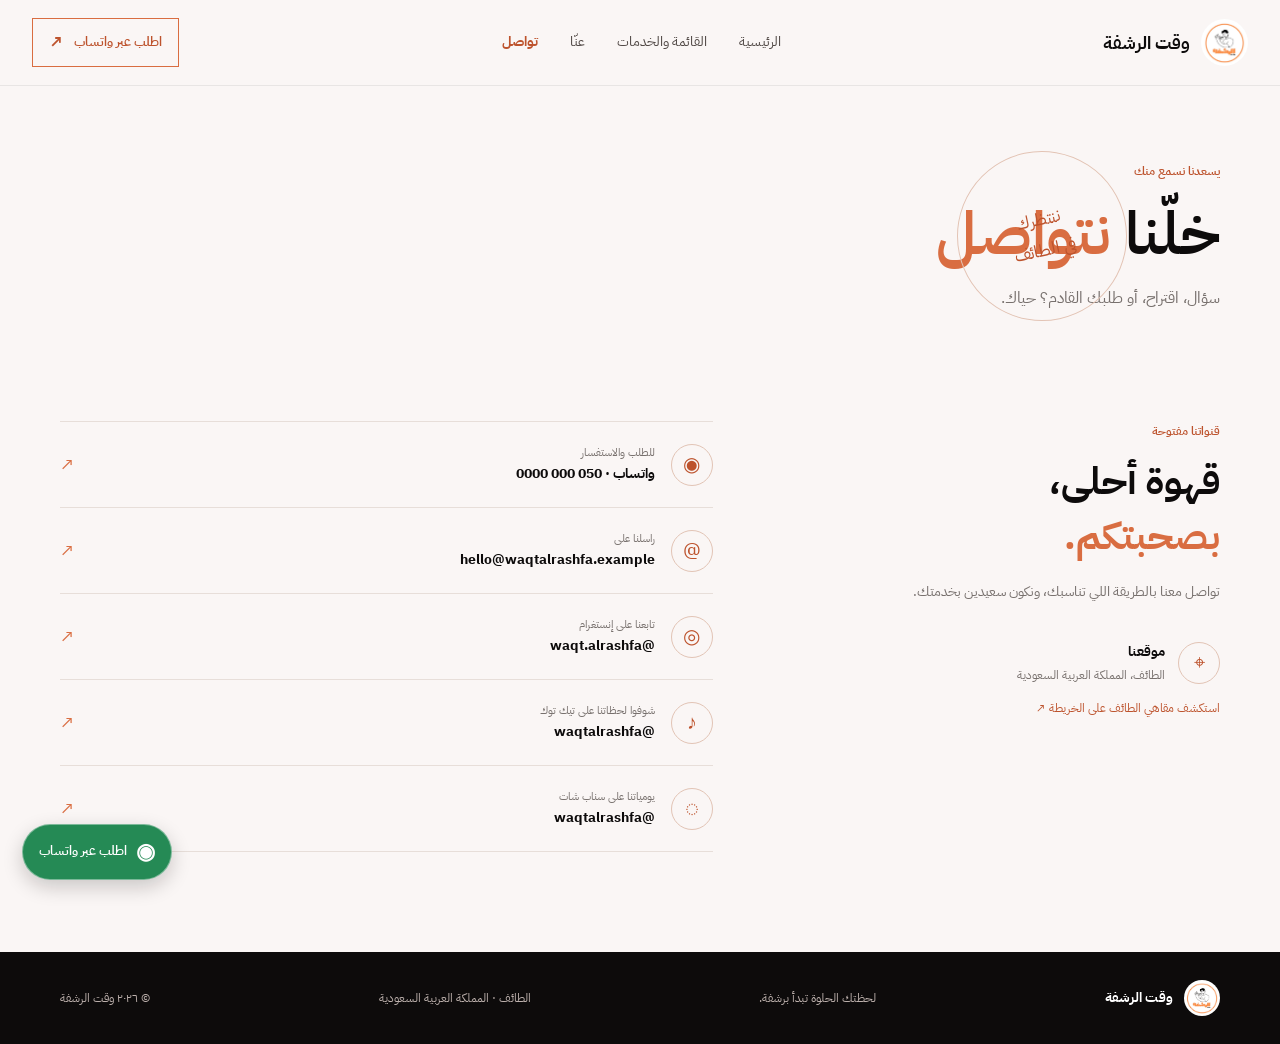
<file: contact.html>
<!doctype html>
<html lang="ar" dir="rtl">
<head>
  <meta charset="utf-8">
  <meta name="viewport" content="width=device-width, initial-scale=1">
  <meta name="theme-color" content="#faf6f5">
  <meta name="description" content="تواصل مع مقهى وقت الرشفة في الطائف عبر واتساب أو البريد وحسابات التواصل الاجتماعي.">
  <title>تواصل معنا | وقت الرشفة</title>
  <link rel="preconnect" href="https://fonts.googleapis.com">
  <link rel="preconnect" href="https://fonts.gstatic.com" crossorigin>
  <link href="https://fonts.googleapis.com/css2?family=IBM+Plex+Sans+Arabic:wght@400;500;600;700&display=swap" rel="stylesheet">
  <link rel="stylesheet" href="style.css">
</head>
<body>
  <header class="site-header">
    <a class="brand" href="index.html" aria-label="وقت الرشفة، الرئيسية"><img src="لوقو وقت الرشفة.jpeg" alt="شعار مقهى وقت الرشفة"><span>وقت الرشفة</span></a>
    <nav class="main-nav" aria-label="التنقل الرئيسي"><a href="index.html">الرئيسية</a><a href="menu.html">القائمة والخدمات</a><a href="about.html">عنّا</a><a class="active" aria-current="page" href="contact.html">تواصل</a></nav>
    <a class="header-order" href="https://wa.me/966500000000" target="_blank" rel="noopener">اطلب عبر واتساب <span aria-hidden="true">↗</span></a>
  </header>
  <main>
    <section class="page-hero page-width"><p class="eyebrow">يسعدنا نسمع منك</p><h1>خلّنا <span>نتواصل</span></h1><p>سؤال، اقتراح، أو طلبك القادم؟ حياك.</p><div class="page-hero-mark" aria-hidden="true">ننتظرك<br>في الطائف</div></section>
    <section class="contact-layout page-width"><div class="contact-intro"><p class="eyebrow">قنواتنا مفتوحة</p><h2>قهوة أحلى،<br><span>بصحبتكم.</span></h2><p>تواصل معنا بالطريقة اللي تناسبك، ونكون سعيدين بخدمتك.</p><div class="contact-location"><span class="contact-symbol" aria-hidden="true">⌖</span><span><strong>موقعنا</strong><small>الطائف، المملكة العربية السعودية</small></span></div><a class="map-link" href="https://www.google.com/maps/search/?api=1&query=coffee+shop+Taif" target="_blank" rel="noopener">استكشف مقاهي الطائف على الخريطة ↗</a></div>
      <div class="contact-links"><a class="contact-link contact-whatsapp" href="https://wa.me/966500000000" target="_blank" rel="noopener"><span class="contact-symbol" aria-hidden="true">◉</span><span><small>للطلب والاستفسار</small><strong>واتساب · 050 000 0000</strong></span><span class="contact-arrow" aria-hidden="true">↗</span></a><a class="contact-link" href="mailto:hello@waqtalrashfa.example"><span class="contact-symbol" aria-hidden="true">@</span><span><small>راسلنا على</small><strong>hello@waqtalrashfa.example</strong></span><span class="contact-arrow" aria-hidden="true">↗</span></a><a class="contact-link" href="https://www.instagram.com/waqt.alrashfa" target="_blank" rel="noopener"><span class="contact-symbol" aria-hidden="true">◎</span><span><small>تابعنا على إنستغرام</small><strong>@waqt.alrashfa</strong></span><span class="contact-arrow" aria-hidden="true">↗</span></a><a class="contact-link" href="https://www.tiktok.com/@waqtalrashfa" target="_blank" rel="noopener"><span class="contact-symbol" aria-hidden="true">♪</span><span><small>شوفوا لحظاتنا على تيك توك</small><strong>@waqtalrashfa</strong></span><span class="contact-arrow" aria-hidden="true">↗</span></a><a class="contact-link" href="https://www.snapchat.com/add/waqtalrashfa" target="_blank" rel="noopener"><span class="contact-symbol" aria-hidden="true">◌</span><span><small>يومياتنا على سناب شات</small><strong>@waqtalrashfa</strong></span><span class="contact-arrow" aria-hidden="true">↗</span></a></div>
    </section>
  </main>
  <footer class="site-footer"><div class="page-width footer-inner"><a class="footer-brand" href="index.html"><img src="لوقو وقت الرشفة.jpeg" alt=""><span>وقت الرشفة</span></a><p>لحظتك الحلوة تبدأ برشفة.</p><span>الطائف · المملكة العربية السعودية</span><small>© ٢٠٢٦ وقت الرشفة</small></div></footer>
  <a class="whatsapp-float" href="https://wa.me/966500000000" target="_blank" rel="noopener" aria-label="تواصل معنا عبر واتساب"><span class="whatsapp-icon" aria-hidden="true">◉</span><span>اطلب عبر واتساب</span></a>
</body>
</html>
</file>
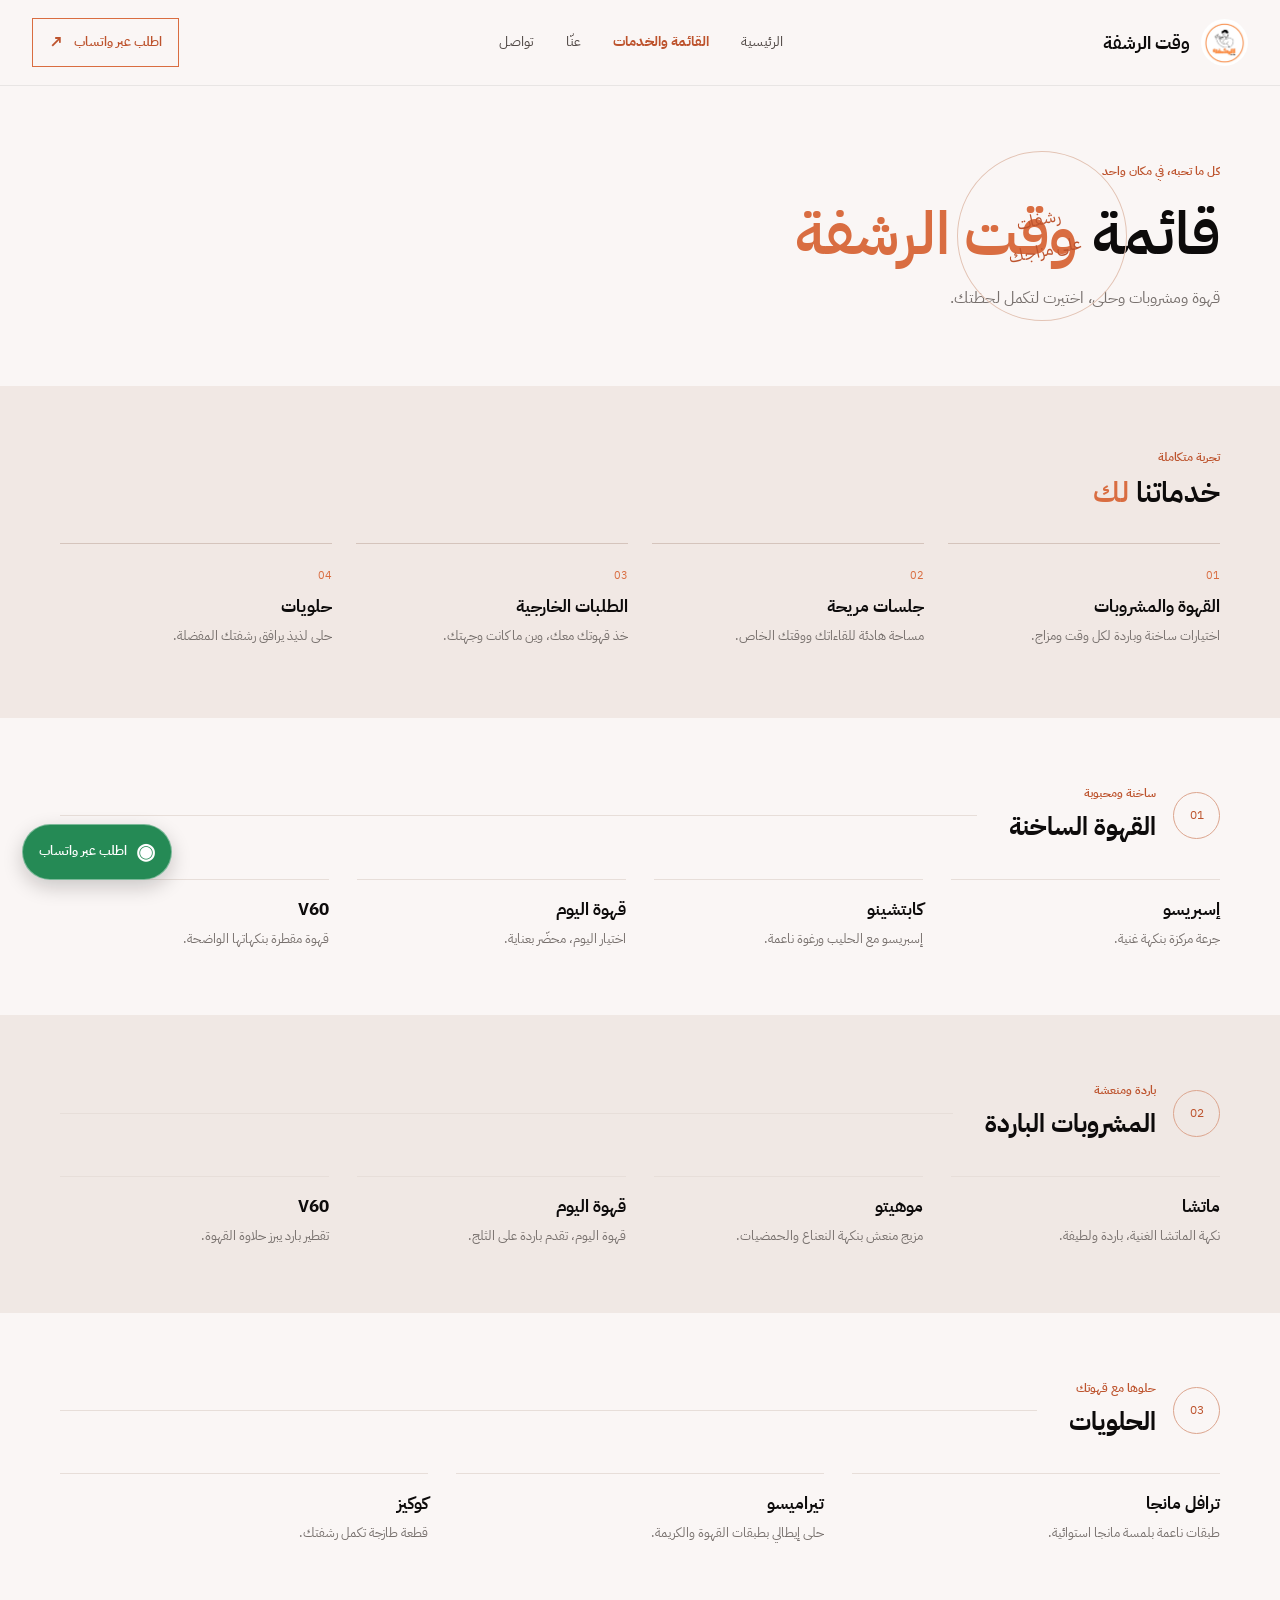
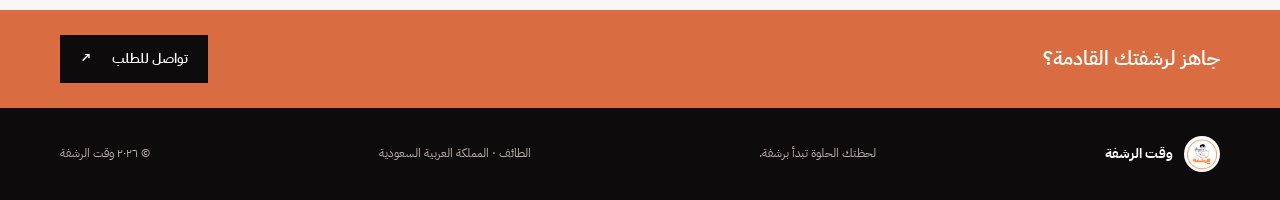
<file: menu.html>
<!doctype html>
<html lang="ar" dir="rtl">
<head>
  <meta charset="utf-8">
  <meta name="viewport" content="width=device-width, initial-scale=1">
  <meta name="theme-color" content="#faf6f5">
  <meta name="description" content="اكتشف قائمة القهوة والمشروبات والحلويات في مقهى وقت الرشفة بالطائف.">
  <title>القائمة والخدمات | وقت الرشفة</title>
  <link rel="preconnect" href="https://fonts.googleapis.com">
  <link rel="preconnect" href="https://fonts.gstatic.com" crossorigin>
  <link href="https://fonts.googleapis.com/css2?family=IBM+Plex+Sans+Arabic:wght@400;500;600;700&display=swap" rel="stylesheet">
  <link rel="stylesheet" href="style.css">
</head>
<body>
  <header class="site-header">
    <a class="brand" href="index.html" aria-label="وقت الرشفة، الرئيسية"><img src="لوقو وقت الرشفة.jpeg" alt="شعار مقهى وقت الرشفة"><span>وقت الرشفة</span></a>
    <nav class="main-nav" aria-label="التنقل الرئيسي"><a href="index.html">الرئيسية</a><a class="active" aria-current="page" href="menu.html">القائمة والخدمات</a><a href="about.html">عنّا</a><a href="contact.html">تواصل</a></nav>
    <a class="header-order" href="https://wa.me/966500000000" target="_blank" rel="noopener">اطلب عبر واتساب <span aria-hidden="true">↗</span></a>
  </header>
  <main>
    <section class="page-hero page-width"><p class="eyebrow">كل ما تحبه، في مكان واحد</p><h1>قائمة <span>وقت الرشفة</span></h1><p>قهوة ومشروبات وحلى، اختيرت لتكمل لحظتك.</p><div class="page-hero-mark" aria-hidden="true">رشفات<br>على مزاجك</div></section>
    <section class="services-band" aria-labelledby="services-title"><div class="page-width"><div class="section-heading"><p class="eyebrow">تجربة متكاملة</p><h2 id="services-title">خدماتنا <span>لك</span></h2></div><div class="service-grid"><article><span>01</span><h3>القهوة والمشروبات</h3><p>اختيارات ساخنة وباردة لكل وقت ومزاج.</p></article><article><span>02</span><h3>جلسات مريحة</h3><p>مساحة هادئة للقاءاتك ووقتك الخاص.</p></article><article><span>03</span><h3>الطلبات الخارجية</h3><p>خذ قهوتك معك، وين ما كانت وجهتك.</p></article><article><span>04</span><h3>حلويات</h3><p>حلى لذيذ يرافق رشفتك المفضلة.</p></article></div></div></section>
    <section class="menu-section page-width" id="hot-menu"><div class="menu-section-heading"><span class="menu-icon" aria-hidden="true">01</span><div><p class="eyebrow">ساخنة ومحبوبة</p><h2>القهوة الساخنة</h2></div><span class="menu-heading-rule"></span></div><div class="menu-items"><article><h3>إسبريسو</h3><p>جرعة مركزة بنكهة غنية.</p></article><article><h3>كابتشينو</h3><p>إسبريسو مع الحليب ورغوة ناعمة.</p></article><article><h3>قهوة اليوم</h3><p>اختيار اليوم، محضّر بعناية.</p></article><article><h3>V60</h3><p>قهوة مقطرة بنكهاتها الواضحة.</p></article></div></section>
    <section class="menu-section menu-section-alt" id="cold-menu"><div class="page-width"><div class="menu-section-heading"><span class="menu-icon" aria-hidden="true">02</span><div><p class="eyebrow">باردة ومنعشة</p><h2>المشروبات الباردة</h2></div><span class="menu-heading-rule"></span></div><div class="menu-items"><article><h3>ماتشا</h3><p>نكهة الماتشا الغنية، باردة ولطيفة.</p></article><article><h3>موهيتو</h3><p>مزيج منعش بنكهة النعناع والحمضيات.</p></article><article><h3>قهوة اليوم</h3><p>قهوة اليوم، تقدم باردة على الثلج.</p></article><article><h3>V60</h3><p>تقطير بارد يبرز حلاوة القهوة.</p></article></div></div></section>
    <section class="menu-section page-width" id="desserts"><div class="menu-section-heading"><span class="menu-icon" aria-hidden="true">03</span><div><p class="eyebrow">حلوها مع قهوتك</p><h2>الحلويات</h2></div><span class="menu-heading-rule"></span></div><div class="menu-items dessert-items"><article><h3>ترافل مانجا</h3><p>طبقات ناعمة بلمسة مانجا استوائية.</p></article><article><h3>تيراميسو</h3><p>حلى إيطالي بطبقات القهوة والكريمة.</p></article><article><h3>كوكيز</h3><p>قطعة طازجة تكمل رشفتك.</p></article></div></section>
    <section class="menu-cta"><div class="page-width menu-cta-inner"><p>جاهز لرشفتك القادمة؟</p><a class="button button-dark" href="https://wa.me/966500000000" target="_blank" rel="noopener">تواصل للطلب <span aria-hidden="true">↗</span></a></div></section>
  </main>
  <footer class="site-footer"><div class="page-width footer-inner"><a class="footer-brand" href="index.html"><img src="لوقو وقت الرشفة.jpeg" alt=""><span>وقت الرشفة</span></a><p>لحظتك الحلوة تبدأ برشفة.</p><span>الطائف · المملكة العربية السعودية</span><small>© ٢٠٢٦ وقت الرشفة</small></div></footer>
  <a class="whatsapp-float" href="https://wa.me/966500000000" target="_blank" rel="noopener" aria-label="تواصل معنا عبر واتساب"><span class="whatsapp-icon" aria-hidden="true">◉</span><span>اطلب عبر واتساب</span></a>
</body>
</html>
</file>
<file: style.css>
@import url('https://fonts.googleapis.com/css2?family=IBM+Plex+Sans+Arabic:wght@400;500;600;700&display=swap');

:root {
  color-scheme: light;
  --ink: #0d0b0b;
  --paper: #faf6f5;
  --white: #fff;
  --orange: #d96d41;
  --orange-deep: #bd532d;
  --muted: #77706d;
  --line: #e7ded9;
  --soft: #f1e8e4;
  --font: 'IBM Plex Sans Arabic', sans-serif;
}

* { box-sizing: border-box; }
html { scroll-behavior: smooth; }
body { margin: 0; background: var(--paper); color: var(--ink); font-family: var(--font); font-size: 16px; line-height: 1.75; }
img { display: block; max-inline-size: 100%; }
a { color: inherit; text-decoration: none; }
.page-width { inline-size: min(1160px, calc(100% - 64px)); margin-inline: auto; }
.site-header { min-block-size: 86px; padding-inline: max(32px, calc((100vw - 1320px) / 2)); display: flex; align-items: center; justify-content: space-between; gap: 26px; border-block-end: 1px solid rgb(13 11 11 / 7%); background: var(--paper); }
.brand, .footer-brand { display: inline-flex; align-items: center; gap: 11px; font-weight: 700; white-space: nowrap; }
.brand img { inline-size: 47px; block-size: 47px; object-fit: cover; border-radius: 50%; }
.brand span { font-size: 18px; }
.main-nav { display: flex; align-items: center; gap: clamp(14px, 2.5vw, 36px); }
.main-nav a { color: #514946; font-size: 14px; transition: color .2s ease; }
.main-nav a:hover, .main-nav a.active { color: var(--orange-deep); }
.main-nav a.active { font-weight: 700; }
.header-order { display: inline-flex; align-items: center; gap: 10px; padding: 9px 16px; border: 1px solid var(--orange); color: var(--orange-deep); font-size: 13px; font-weight: 600; white-space: nowrap; transition: background .2s, color .2s; }
.header-order:hover { background: var(--orange); color: var(--white); }
.header-order span { font-size: 17px; }
.hero { min-block-size: 560px; display: grid; grid-template-columns: 1fr .92fr; align-items: center; position: relative; padding-block: 60px 84px; }
.hero-copy { position: relative; z-index: 1; padding-block: 18px; }
.eyebrow { margin: 0 0 12px; color: var(--orange-deep); font-size: 12px; font-weight: 600; letter-spacing: 0; }
.eyebrow-line { display: inline-block; inline-size: 27px; block-size: 1px; margin-inline-end: 8px; vertical-align: middle; background: var(--orange); }
h1, h2, h3, p, figure { margin-block-start: 0; }
.hero h1 { margin-block: 0 9px; font-size: clamp(42px, 5.2vw, 68px); line-height: 1.35; font-weight: 600; }
.hero h1 span, .section-heading h2 span, .reviews-intro h2 span, .page-hero h1 span, .about-copy h2 span, .about-values h2 span, .contact-intro h2 span { color: var(--orange); }
.hero-tagline { margin-block: 0 6px; font-size: 21px; font-weight: 600; }
.hero-description { max-inline-size: 440px; margin-block: 0 25px; color: var(--muted); font-size: 15px; }
.hero-actions { display: flex; align-items: center; gap: 24px; }
.button { min-block-size: 48px; padding: 10px 20px; display: inline-flex; align-items: center; justify-content: center; gap: 20px; font-size: 14px; font-weight: 600; transition: background .2s, color .2s; }
.button-dark { background: var(--ink); color: var(--white); }
.button-dark:hover { background: var(--orange-deep); }
.text-link { display: inline-flex; align-items: center; gap: 11px; color: var(--orange-deep); font-size: 14px; font-weight: 600; }
.text-link span { transition: transform .2s; }
.text-link:hover span { transform: translateX(-4px); }
.hero-art { min-block-size: 410px; position: relative; display: grid; place-items: center; }
.hero-art::before { content: ''; position: absolute; inline-size: min(365px, 74%); aspect-ratio: 1; border-radius: 50%; background: #f0ded5; }
.hero-logo-frame { inline-size: min(310px, 65%); aspect-ratio: 1; position: relative; overflow: hidden; border: 9px solid var(--white); border-radius: 50%; box-shadow: 0 14px 45px rgb(76 40 27 / 12%); transform: rotate(-4deg); }
.hero-logo-frame img { inline-size: 100%; block-size: 100%; object-fit: cover; }
.hero-stamp, .hero-note { position: absolute; z-index: 1; inline-size: 112px; block-size: 112px; display: grid; place-items: center; border-radius: 50%; text-align: center; font-size: 13px; line-height: 1.7; }
.hero-stamp { inset-block-start: 34px; inset-inline-start: 4%; background: var(--orange); color: var(--white); transform: rotate(-9deg); }
.hero-note { inset-block-end: 36px; inset-inline-end: 3%; background: var(--ink); color: var(--white); transform: rotate(8deg); }
.hero-index { position: absolute; inset-block-end: 27px; inset-inline-start: 0; color: #9b908b; font-size: 11px; letter-spacing: 0; }
.section-pad { padding-block: 84px; }
.benefits { background: var(--soft); }
.section-heading { margin-block-end: 36px; }
.section-heading .eyebrow { margin-block-end: 5px; }
.section-heading h2 { margin: 0; font-size: 33px; font-weight: 600; line-height: 1.4; }
.benefit-grid { display: grid; grid-template-columns: repeat(3, 1fr); gap: 36px; }
.benefit-item { display: flex; gap: 18px; padding-block-start: 22px; border-block-start: 1px solid #d7c8c0; }
.benefit-number { color: var(--orange); font-size: 13px; font-weight: 600; }
.benefit-item h3 { margin-block: -5px 7px; font-size: 18px; }
.benefit-item p { max-inline-size: 300px; margin: 0; color: var(--muted); font-size: 14px; }
.tastes { padding-block: 90px 102px; }
.tastes-heading { display: flex; align-items: end; justify-content: space-between; }
.taste-grid { display: grid; grid-template-columns: 1.15fr 1fr 1fr; gap: 16px; }
.taste-card { min-block-size: 345px; position: relative; display: block; overflow: hidden; background: #5b3f31; }
.taste-card img { inline-size: 100%; block-size: 100%; position: absolute; inset: 0; object-fit: cover; transition: transform .5s ease; }
.taste-card:hover img { transform: scale(1.04); }
.taste-shade { position: absolute; inset: 0; background: linear-gradient(0deg, rgb(13 11 11 / 78%), transparent 66%); }
.taste-label { position: absolute; inset-inline: 24px; inset-block-end: 21px; display: grid; color: var(--white); }
.taste-label small { color: #f6d6c8; font-size: 12px; }
.taste-label strong { font-size: 22px; }
.taste-label > span { margin-block-start: 5px; font-size: 12px; }
.reviews { background: #ede1db; }
.reviews-inner { display: grid; grid-template-columns: .72fr 1.28fr; gap: 72px; align-items: start; }
.reviews-intro h2 { margin: 0 0 16px; font-size: 37px; line-height: 1.45; }
.reviews-intro > p:last-child { max-inline-size: 285px; color: var(--muted); font-size: 14px; }
.review-list { display: grid; grid-template-columns: repeat(3, 1fr); gap: 15px; }
.review { min-block-size: 240px; margin: 0; padding: 22px 18px; background: var(--paper); }
.review-stars { color: var(--orange); font-size: 13px; letter-spacing: 0; direction: ltr; text-align: right; }
.review blockquote { min-block-size: 94px; margin: 13px 0 17px; color: #514946; font-size: 13px; line-height: 1.8; }
.review figcaption { display: flex; align-items: center; gap: 9px; }
.review-avatar { inline-size: 33px; block-size: 33px; display: grid; place-items: center; border-radius: 50%; background: #f0ded5; color: var(--orange-deep); font-weight: 600; }
.review figcaption strong, .review figcaption small { display: block; font-size: 11px; line-height: 1.6; }
.review figcaption small { color: var(--muted); }
.site-footer { padding-block: 28px; background: var(--ink); color: #e8ddda; }
.footer-inner { display: flex; align-items: center; justify-content: space-between; gap: 20px; }
.footer-brand { color: var(--white); font-size: 14px; }
.footer-brand img { inline-size: 36px; block-size: 36px; border-radius: 50%; object-fit: cover; }
.footer-inner p, .footer-inner > span, .footer-inner small { margin: 0; color: #bdb1ad; font-size: 12px; }
.whatsapp-float { position: fixed; z-index: 5; inset-inline-end: 22px; inset-block-end: 20px; min-block-size: 48px; display: inline-flex; align-items: center; gap: 9px; padding: 8px 16px; border: 1px solid rgb(255 255 255 / 40%); border-radius: 28px; background: #258a55; color: var(--white); box-shadow: 0 7px 20px rgb(13 11 11 / 20%); font-size: 13px; font-weight: 600; transition: background .2s; }
.whatsapp-float:hover { background: #176d40; }
.whatsapp-icon { font-size: 22px; }

/* Inner pages */
.page-hero { min-block-size: 300px; position: relative; display: flex; flex-direction: column; justify-content: center; overflow: hidden; }
.page-hero h1 { max-inline-size: 740px; margin: 0 0 9px; font-size: clamp(42px, 5vw, 60px); line-height: 1.35; font-weight: 600; }
.page-hero > p:last-of-type { margin: 0; color: var(--muted); font-size: 16px; }
.page-hero-mark { inline-size: 170px; block-size: 170px; position: absolute; inset-inline-start: 8%; inset-block-start: 50%; display: grid; place-items: center; border: 1px solid #e3c4b5; border-radius: 50%; color: var(--orange-deep); text-align: center; font-size: 17px; line-height: 1.8; transform: translateY(-50%) rotate(-12deg); }
.services-band { padding-block: 61px 70px; background: var(--soft); }
.services-band .section-heading { margin-block-end: 29px; }
.services-band .section-heading h2 { font-size: 29px; }
.service-grid { display: grid; grid-template-columns: repeat(4, 1fr); gap: 24px; }
.service-grid article { padding-block-start: 16px; border-block-start: 1px solid #d5c4bc; }
.service-grid article > span { color: var(--orange); font-size: 11px; }
.service-grid h3 { margin: 4px 0 4px; font-size: 17px; }
.service-grid p { margin: 0; color: var(--muted); font-size: 13px; }
.menu-section { padding-block: 65px; }
.menu-section-alt { background: #f0e8e4; }
.menu-section-heading { display: flex; align-items: center; gap: 17px; margin-block-end: 30px; }
.menu-icon { inline-size: 47px; block-size: 47px; display: grid; place-items: center; border: 1px solid #dca58e; border-radius: 50%; color: var(--orange-deep); font-size: 12px; }
.menu-section-heading .eyebrow { margin-block: 0 1px; }
.menu-section-heading h2 { margin: 0; font-size: 25px; }
.menu-heading-rule { flex: 1; block-size: 1px; margin-inline-start: 15px; background: var(--line); }
.menu-items { display: grid; grid-template-columns: repeat(4, 1fr); gap: 28px; }
.menu-items article { padding-block-start: 15px; border-block-start: 1px solid var(--line); }
.menu-items h3 { margin: 0 0 3px; font-size: 17px; }
.menu-items p { margin: 0; color: var(--muted); font-size: 13px; }
.dessert-items { grid-template-columns: repeat(3, 1fr); }
.menu-cta { padding-block: 25px; background: var(--orange); color: var(--white); }
.menu-cta-inner { display: flex; align-items: center; justify-content: space-between; }
.menu-cta p { margin: 0; font-size: 20px; font-weight: 600; }
.button-light { background: var(--white); color: var(--ink); }
.button-light:hover { background: var(--ink); color: var(--white); }
.about-story { display: grid; grid-template-columns: 1.08fr .92fr; gap: 75px; align-items: center; padding-block: 44px 100px; }
.about-image { min-block-size: 470px; position: relative; }
.about-image img { inline-size: 100%; block-size: 470px; object-fit: cover; }
.about-image-caption { position: absolute; inset-inline-start: -18px; inset-block-end: 24px; padding: 11px 18px; background: var(--orange); color: var(--white); font-size: 13px; }
.about-copy h2, .contact-intro h2 { margin: 0 0 19px; font-size: 38px; line-height: 1.45; }
.about-copy > p:not(.eyebrow), .contact-intro > p:not(.eyebrow) { color: var(--muted); font-size: 14px; line-height: 2; }
.about-copy .text-link { margin-block-start: 7px; }
.about-values { padding-block: 68px; background: var(--ink); color: var(--white); }
.about-values-inner { display: flex; align-items: end; justify-content: space-between; gap: 30px; }
.about-values .eyebrow { color: #f1a27e; }
.about-values h2 { margin: 0; font-size: 34px; line-height: 1.5; }
.contact-layout { display: grid; grid-template-columns: .78fr 1.22fr; gap: 90px; padding-block: 35px 100px; }
.contact-intro h2 { margin-block-end: 14px; }
.contact-location { display: flex; align-items: center; gap: 13px; margin-block-start: 34px; }
.contact-symbol { inline-size: 42px; block-size: 42px; flex: 0 0 42px; display: grid; place-items: center; border: 1px solid #e2c4b5; border-radius: 50%; color: var(--orange-deep); font-size: 20px; }
.contact-location strong, .contact-location small { display: block; }
.contact-location strong { font-size: 14px; }
.contact-location small { color: var(--muted); font-size: 12px; }
.map-link { display: inline-block; margin-block-start: 12px; color: var(--orange-deep); font-size: 12px; }
.contact-links { border-block-start: 1px solid var(--line); }
.contact-link { min-block-size: 86px; display: flex; align-items: center; gap: 16px; border-block-end: 1px solid var(--line); transition: padding .2s, background .2s; }
.contact-link:hover { padding-inline: 9px; background: #f5ece8; }
.contact-link > span:nth-child(2) { min-inline-size: 0; flex: 1; }
.contact-link small, .contact-link strong { display: block; }
.contact-link small { color: var(--muted); font-size: 11px; }
.contact-link strong { font-size: 14px; overflow-wrap: anywhere; }
.contact-arrow { color: var(--orange); font-size: 18px; }

@media (max-width: 900px) {
  .site-header { min-block-size: 75px; padding-inline: 24px; gap: 17px; }
  .brand span { font-size: 16px; }
  .brand img { inline-size: 41px; block-size: 41px; }
  .main-nav { gap: 16px; }
  .main-nav a { font-size: 12px; }
  .header-order { padding: 7px 10px; font-size: 11px; }
  .page-width { inline-size: min(100% - 48px, 760px); }
  .hero { min-block-size: 500px; grid-template-columns: 1.05fr .95fr; }
  .hero-art { min-block-size: 350px; }
  .hero-stamp, .hero-note { inline-size: 88px; block-size: 88px; font-size: 11px; }
  .benefit-grid { gap: 20px; }
  .reviews-inner { grid-template-columns: 1fr; gap: 25px; }
  .reviews-intro h2 br { display: none; }
  .review-list { gap: 12px; }
  .service-grid { grid-template-columns: repeat(2, 1fr); row-gap: 25px; }
  .contact-layout { gap: 45px; }
  .about-story { gap: 38px; }
}
@media (max-width: 620px) {
  body { font-size: 15px; }
  .page-width { inline-size: calc(100% - 40px); }
  .site-header { min-block-size: 0; padding: 12px 20px 0; flex-wrap: wrap; gap: 10px; }
  .brand { gap: 8px; }
  .brand img { inline-size: 36px; block-size: 36px; }
  .brand span { font-size: 14px; }
  .header-order { margin-inline-start: auto; padding: 6px 9px; font-size: 10px; }
  .main-nav { inline-size: 100%; order: 3; justify-content: space-between; gap: 8px; padding-block: 10px 12px; overflow-x: auto; }
  .main-nav a { flex: 0 0 auto; font-size: 12px; }
  .hero { min-block-size: auto; grid-template-columns: 1fr; padding-block: 48px 54px; }
  .hero-copy { grid-row: 2; padding-block-start: 0; }
  .hero-art { grid-row: 1; min-block-size: 290px; margin-block-end: 23px; }
  .hero-art::before { inline-size: 235px; }
  .hero-logo-frame { inline-size: 205px; border-width: 6px; }
  .hero-stamp, .hero-note { inline-size: 72px; block-size: 72px; font-size: 10px; }
  .hero-stamp { inset-block-start: 20px; inset-inline-start: 12%; }
  .hero-note { inset-block-end: 20px; inset-inline-end: 12%; }
  .hero h1 { font-size: 39px; }
  .hero-tagline { font-size: 18px; }
  .hero-description { font-size: 14px; }
  .hero-actions { gap: 16px; flex-wrap: wrap; }
  .hero-index { inset-block-end: 15px; }
  .section-pad { padding-block: 58px; }
  .section-heading { margin-block-end: 24px; }
  .section-heading h2 { font-size: 26px; }
  .benefit-grid { grid-template-columns: 1fr; gap: 21px; }
  .benefit-item { padding-block-start: 16px; }
  .tastes { padding-block: 60px; }
  .tastes-heading { align-items: start; gap: 12px; }
  .tastes-heading .text-link { flex: 0 0 auto; margin-block-start: 25px; font-size: 12px; }
  .taste-grid { grid-template-columns: 1fr 1fr; gap: 10px; }
  .taste-card { min-block-size: 220px; }
  .taste-card:first-child { grid-column: 1 / -1; min-block-size: 260px; }
  .taste-label { inset-inline: 14px; inset-block-end: 13px; }
  .taste-label strong { font-size: 17px; }
  .taste-label small, .taste-label > span { font-size: 10px; }
  .reviews-inner { gap: 22px; }
  .reviews-intro h2 { font-size: 29px; }
  .review-list { grid-template-columns: 1fr; }
  .review { min-block-size: 0; padding: 17px; }
  .review blockquote { min-block-size: 0; margin-block: 8px 13px; }
  .footer-inner { flex-wrap: wrap; justify-content: start; gap: 12px 20px; }
  .footer-brand { inline-size: calc(50% - 10px); }
  .footer-inner p { inline-size: calc(50% - 10px); }
  .footer-inner > span, .footer-inner small { font-size: 10px; }
  .whatsapp-float { inset-inline-end: 13px; inset-block-end: 13px; min-block-size: 43px; padding: 6px 12px; font-size: 11px; }
  .page-hero { min-block-size: 245px; padding-block: 35px; }
  .page-hero h1 { max-inline-size: 70%; font-size: 39px; }
  .page-hero > p:last-of-type { max-inline-size: 72%; font-size: 13px; }
  .page-hero-mark { inline-size: 100px; block-size: 100px; inset-inline-start: 0; font-size: 12px; }
  .services-band { padding-block: 44px; }
  .services-band .section-heading h2 { font-size: 25px; }
  .service-grid { gap: 20px 14px; }
  .service-grid h3 { font-size: 14px; }
  .service-grid p { font-size: 11px; }
  .menu-section { padding-block: 45px; }
  .menu-section-heading { gap: 12px; margin-block-end: 22px; }
  .menu-icon { inline-size: 39px; block-size: 39px; flex-basis: 39px; font-size: 10px; }
  .menu-section-heading h2 { font-size: 21px; }
  .menu-items { grid-template-columns: 1fr 1fr; gap: 21px 14px; }
  .dessert-items { grid-template-columns: 1fr; }
  .menu-items h3 { font-size: 15px; }
  .menu-items p { font-size: 11px; }
  .menu-cta-inner { gap: 12px; }
  .menu-cta p { font-size: 15px; }
  .menu-cta .button { min-block-size: 42px; padding-inline: 13px; gap: 10px; font-size: 12px; }
  .about-story { grid-template-columns: 1fr; gap: 32px; padding-block: 26px 60px; }
  .about-image, .about-image img { min-block-size: 290px; block-size: 290px; }
  .about-image-caption { inset-inline-start: -5px; inset-block-end: 15px; }
  .about-copy h2, .contact-intro h2 { font-size: 31px; }
  .about-values { padding-block: 47px; }
  .about-values-inner { align-items: start; flex-direction: column; gap: 18px; }
  .about-values h2 { font-size: 28px; }
  .contact-layout { grid-template-columns: 1fr; gap: 30px; padding-block: 25px 65px; }
  .contact-intro > p:not(.eyebrow) { max-inline-size: 320px; }
  .contact-location { margin-block-start: 22px; }
  .contact-link { min-block-size: 76px; gap: 12px; }
  .contact-link .contact-symbol { inline-size: 37px; block-size: 37px; flex-basis: 37px; }
  .contact-link strong { font-size: 12px; }
}

@media (prefers-reduced-motion: reduce) {
  *, *::before, *::after { scroll-behavior: auto !important; transition-duration: .01ms !important; }
}
</file>
